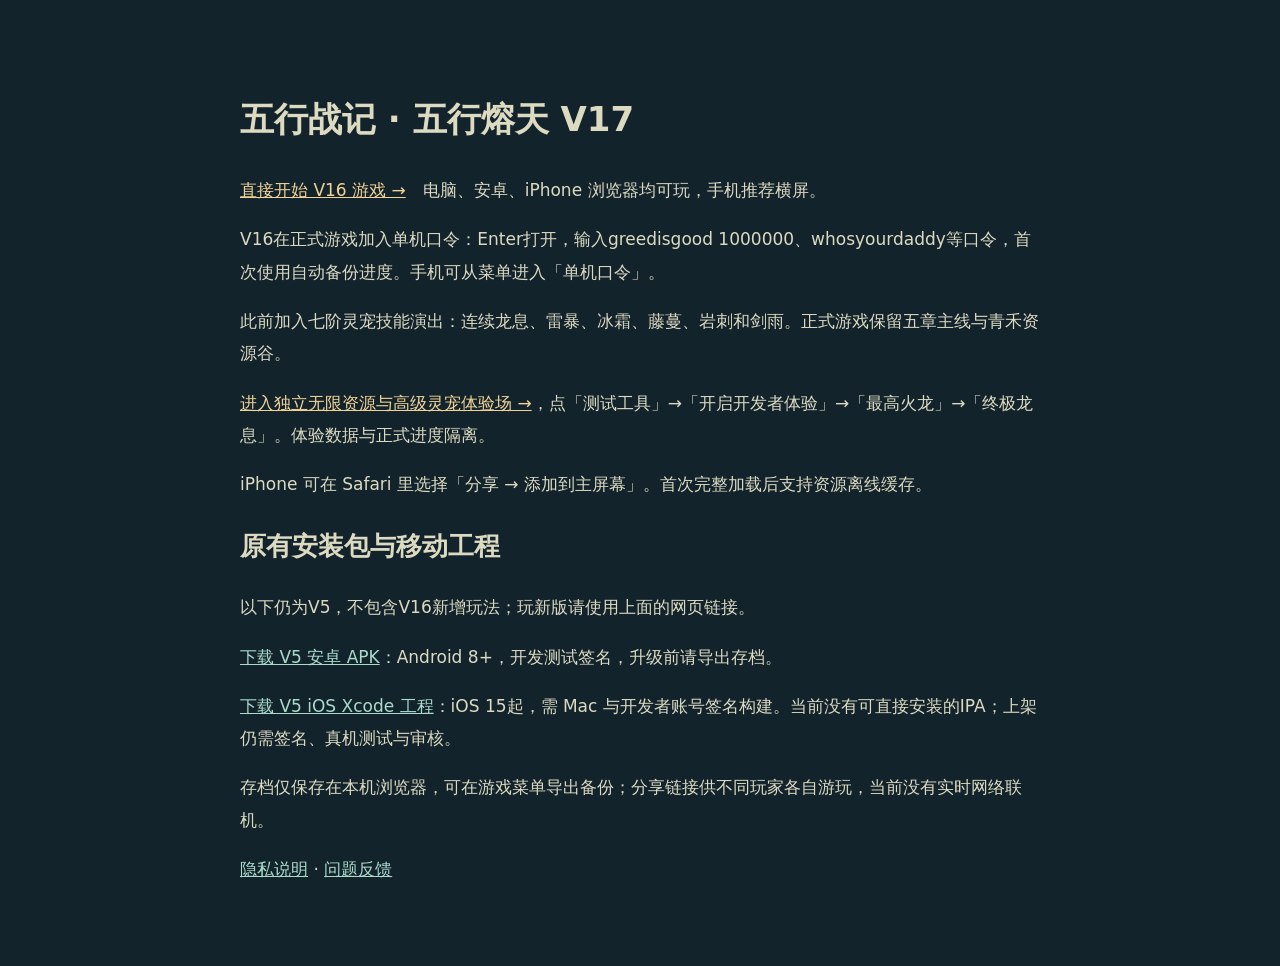
<file: downloads.html>
<!doctype html><html lang="zh-CN"><meta charset="utf-8"><meta name="viewport" content="width=device-width"><title>五行战记 · 网页与下载</title><body style="max-width:800px;margin:40px auto;padding:24px;font:17px/1.9 system-ui;background:#13232c;color:#dcdac1"><h1>五行战记 · 五行熔天 V17</h1><p><a style="color:#f0d397" href="./?v=21.0.0">直接开始 V16 游戏 →</a>　电脑、安卓、iPhone 浏览器均可玩，手机推荐横屏。</p><p>V16在正式游戏加入单机口令：Enter打开，输入greedisgood 1000000、whosyourdaddy等口令，首次使用自动备份进度。手机可从菜单进入「单机口令」。</p><p>此前加入七阶灵宠技能演出：连续龙息、雷暴、冰霜、藤蔓、岩刺和剑雨。正式游戏保留五章主线与青禾资源谷。</p><p><a style="color:#f0d397" href="sandbox.html?v=21.0.0">进入独立无限资源与高级灵宠体验场 →</a>，点「测试工具」→「开启开发者体验」→「最高火龙」→「终极龙息」。体验数据与正式进度隔离。</p><p>iPhone 可在 Safari 里选择「分享 → 添加到主屏幕」。首次完整加载后支持资源离线缓存。</p><h2>原有安装包与移动工程</h2><p>以下仍为V5，不包含V16新增玩法；玩新版请使用上面的网页链接。</p><p><a style="color:#a9dbc9" href="downloads/wuxing-v5.apk" download>下载 V5 安卓 APK</a>：Android 8+，开发测试签名，升级前请导出存档。</p><p><a style="color:#a9dbc9" href="downloads/wuxing-ios-project.zip" download>下载 V5 iOS Xcode 工程</a>：iOS 15起，需 Mac 与开发者账号签名构建。当前没有可直接安装的IPA；上架仍需签名、真机测试与审核。</p><p>存档仅保存在本机浏览器，可在游戏菜单导出备份；分享链接供不同玩家各自游玩，当前没有实时网络联机。</p><p><a style="color:#a9dbc9" href="privacy.html">隐私说明</a> · <a style="color:#a9dbc9" href="https://github.com/Dragonking888866/5elements/issues">问题反馈</a></p></body></html>
</file>
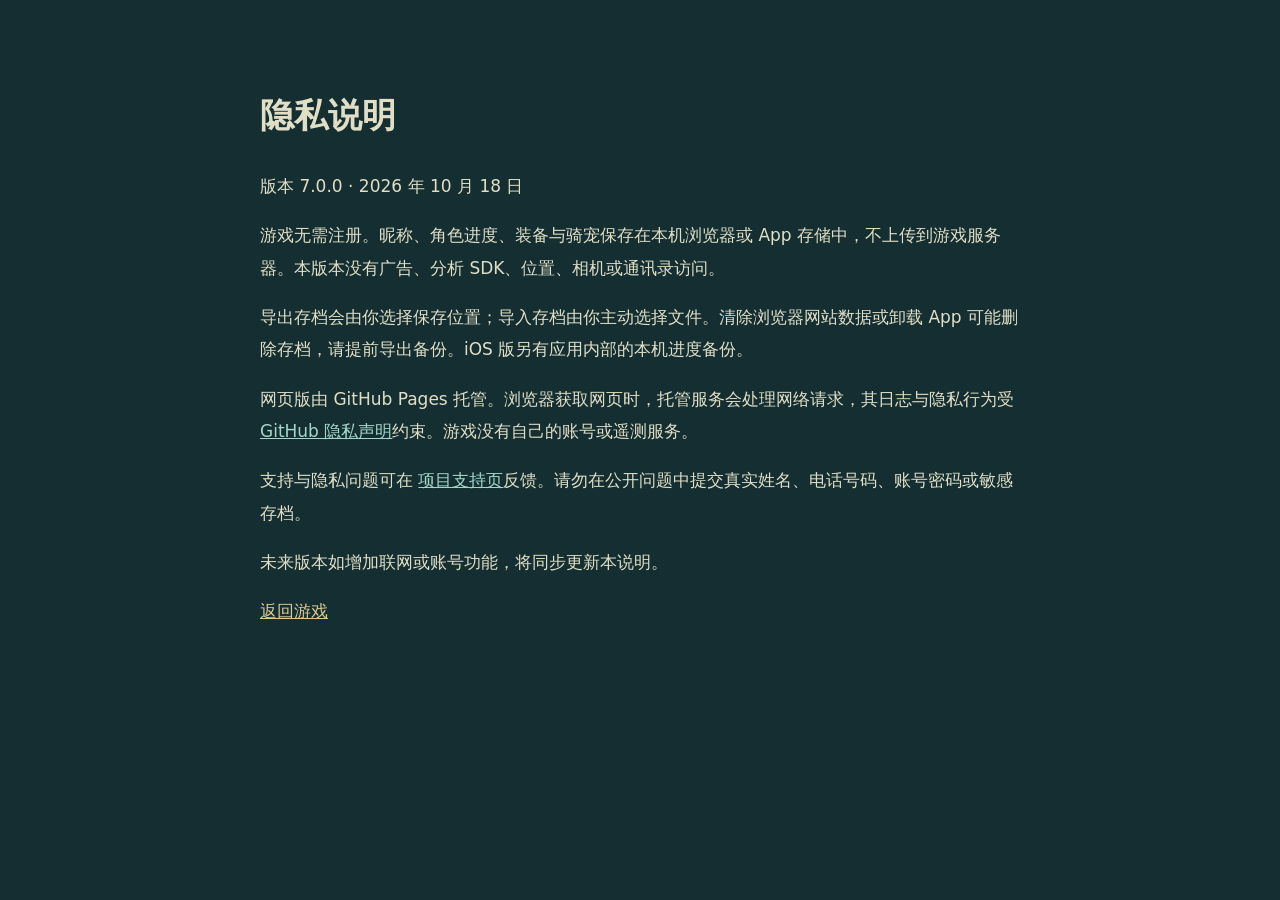
<file: privacy.html>
<!doctype html><html lang="zh-CN"><meta charset="utf-8"><meta name="viewport" content="width=device-width"><title>五行战记 · 隐私说明</title><body style="max-width:760px;margin:40px auto;padding:20px;font:17px/1.9 system-ui;background:#142e32;color:#e0dfc6"><h1>隐私说明</h1><p>版本 7.0.0 · 2026 年 10 月 18 日</p><p>游戏无需注册。昵称、角色进度、装备与骑宠保存在本机浏览器或 App 存储中，不上传到游戏服务器。本版本没有广告、分析 SDK、位置、相机或通讯录访问。</p><p>导出存档会由你选择保存位置；导入存档由你主动选择文件。清除浏览器网站数据或卸载 App 可能删除存档，请提前导出备份。iOS 版另有应用内部的本机进度备份。</p><p>网页版由 GitHub Pages 托管。浏览器获取网页时，托管服务会处理网络请求，其日志与隐私行为受 <a style="color:#a3d6c9" href="https://docs.github.com/en/site-policy/privacy-policies/github-general-privacy-statement">GitHub 隐私声明</a>约束。游戏没有自己的账号或遥测服务。</p><p>支持与隐私问题可在 <a style="color:#a3d6c9" href="https://github.com/Dragonking888866/5elements/issues">项目支持页</a>反馈。请勿在公开问题中提交真实姓名、电话号码、账号密码或敏感存档。</p><p>未来版本如增加联网或账号功能，将同步更新本说明。</p><a style="color:#d9cb91" href="./">返回游戏</a></body></html>
</file>
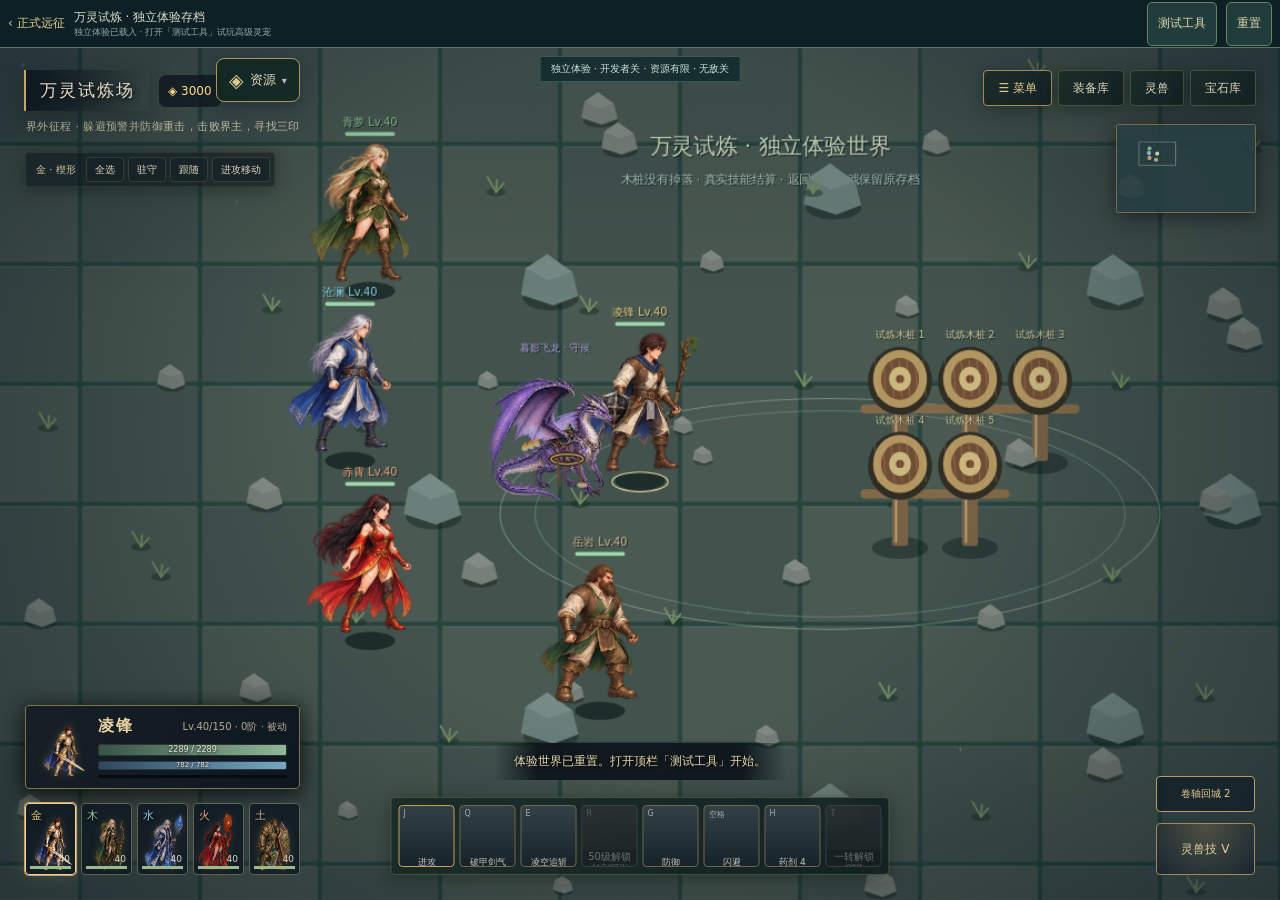
<file: sandbox-shell15.html>
<!doctype html><html lang="zh-CN"><head><meta charset="utf-8"><meta name="viewport" content="width=device-width,initial-scale=1,viewport-fit=cover"><meta name="theme-color" content="#10242b"><title>五行战记 · 灵宠体验沙盒</title><style>*{box-sizing:border-box}html,body{margin:0;height:100%;overflow:hidden;background:#0c2026;color:#d8dfc9;font:12px system-ui}:root{--lab-head15:calc(48px + env(safe-area-inset-top))}header{height:var(--lab-head15);display:flex;align-items:center;gap:9px;padding:calc(2px + env(safe-area-inset-top)) max(8px,env(safe-area-inset-right)) 2px max(8px,env(safe-area-inset-left));border-bottom:1px solid #587767}header a{color:#e3cd92;text-decoration:none;min-height:44px;display:flex;align-items:center}header>div{flex:1;min-width:0}header b{font-size:12px;font-weight:500}header small{display:block;color:#8fabaa;font-size:9px;white-space:nowrap;overflow:hidden;text-overflow:ellipsis}button{min-height:44px;padding:5px 10px;border:1px solid #6b8065;background:#203c3b;color:#dfd6ae;border-radius:5px;font-size:12px}iframe{display:block;border:0;width:calc(100% - env(safe-area-inset-left) - env(safe-area-inset-right));margin-left:env(safe-area-inset-left);height:calc(100dvh - var(--lab-head15) - env(safe-area-inset-bottom));background:#132e2b}#notice15{position:absolute;left:15%;top:65px;width:70%;padding:13px;background:#142b31;border:1px solid #5e8579;z-index:2}#notice15[hidden]{display:none}@media(max-width:380px){header{gap:5px}header b{font-size:10px}header button{padding:4px 6px;font-size:11px}header a{font-size:11px}}</style></head><body><header><a href="./?v=40.0.0">‹ 正式远征</a><div><b>万灵试炼 · 独立体验存档</b><small id="labStatus15">正在载入；测试数据不会进入正式远征</small></div><button id="tools15">测试工具</button><button id="reset15">重置</button></header><p id="notice15">正在载入独立沙盒。首次需要加载游戏贴图。</p><iframe id="labFrame15" title="独立开发者体验游戏" sandbox="allow-scripts allow-downloads" allow="autoplay; fullscreen" referrerpolicy="same-origin"></iframe><script src="sandbox-host15.js?v=40.0.0"></script></body></html>
</file>
